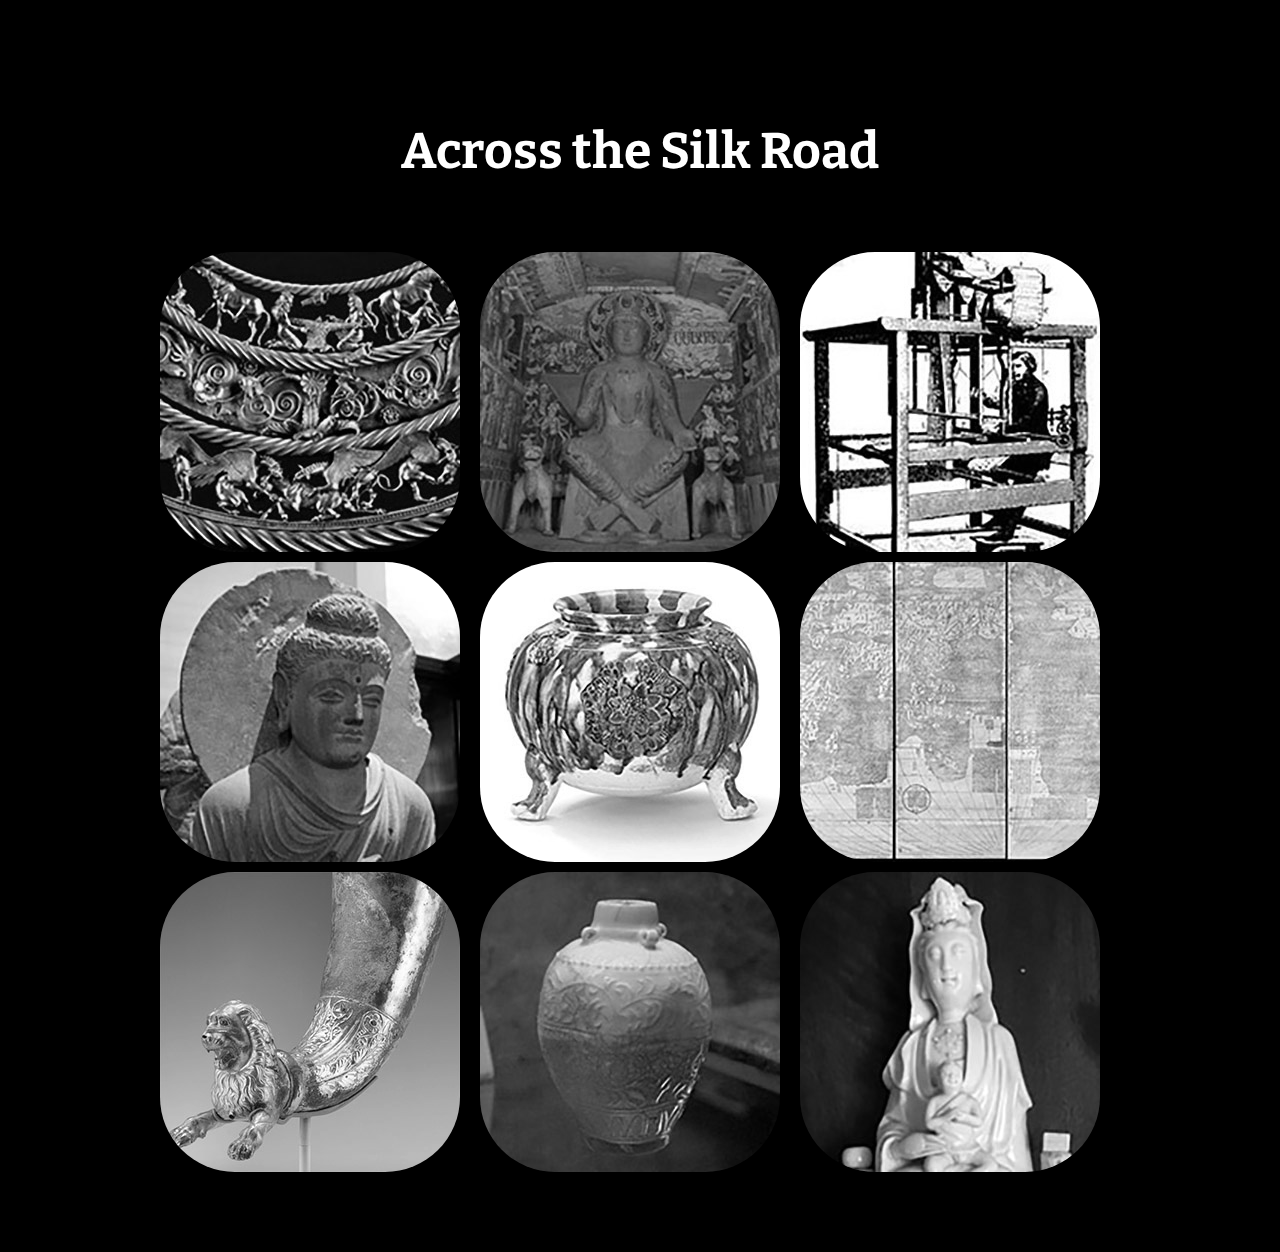
<file: index.html>
<!DOCTYPE html>
<html>
  <head>
    <meta charset="utf-8">
    <title>(East - West)</title>
    <link rel="stylesheet" type="text/css" href="main.css">
    <style>
    h1 {
      font-size: 50px;
    }
    .indexpage img{
      border-radius: 25%;
      filter: grayscale(100%);
      -webkit-filter: grayscale(100%);

      transition: filter 600ms ease:
      -webkit-transition: -webkit-filter 600ms ease:
    }

    .indexpage img:hover{
      filter: grayscale(0);
      -webkit-filter: grayscale(0);
    }
    </style>
  </head>
  <body>
<header>
  <a href="index.html"><h1>Across the Silk Road</h1></a>

<div class="row">
  <div class="column">
    <div class="indexpage">
    <a href="page1.html">
    <img src="images/1.jpg">
    </a>
    </div>
    <div class="indexpage">
    <a href="page2.html">
    <img src="images/2.jpg">
    </a>
    </div>
    <div class="indexpage">
    <a href="page3.html">
    <img src="images/3.jpg">
    </a>
    </div>
  </div>

  <div class="column">
    <div class="indexpage">
    <a href="page4.html">
    <img src="images/4.jpg">
    </a>
    </div>
    <div class="indexpage">
    <a href="page5.html">
    <img src="images/5.jpg">
    </a>
    </div>
    <div class="indexpage">
    <a href="page6.html">
    <img src="images/6.jpg">
    </a>
    </div>
  </div>

  <div class="column">
    <div class="indexpage">
    <a href="page7.html">
    <img src="images/7.jpg">
    </a>
    </div>
    <div class="indexpage">
    <a href="page8.html">
    <img src="images/8.jpg">
    </a>
    </div>
    <div class="indexpage">
    <a href="page9.html">
    <img src="images/9.jpg">
    </a>
    </div>
  </div>
  <p></p>
</div>
</file>
<file: main.css>
@import url('https://fonts.googleapis.com/css?family=Bitter');


body {
  margin: 30px auto;
  max-width: 1000px;
  font-family: 'Bitter', serif;
  line-height: 1.5;
  padding: 30px 20px;
  text-align: center;
  align-content: center;
  color: #FFFFFF;
  background-color: black;
}

h1 {
  color: #FFFFFF;
  padding: 20px 0px 10px 0px;
  text-decoration: underline none;
  text-decoration-style: none;
  text-shadow: 2px 2px none;
  transform: rotate(0deg);
}

body {
  background-image: none;
  background-color: none;
/*
  border-top: 15px solid #7328FF;
  border-bottom: 15px solid #7328FF;
  border-left: 15px solid #7328FF;
  border-right: 15px solid #7328FF;
  */
}

a {
  color: #FFFFFF;
  text-decoration: none;
}

/* Centers images */

img {
  display: grid;
  margin: 50px;
}

.row {
  display: flex;
  flex-wrap: wrap;
  padding: 10px 10px 10px 10px;
}

Create four equal columns that sits next to each other
.column {
  flex: 25%;
  max-width: 25%;
  padding: 10px;
}

.column img {
  margin-top: 10px;
  margin-left: 10px;
  margin-right: 10px;
  margin-bottom: 10px;
  vertical-align: middle;
}
/*Full screen overlay nav */
/* The Overlay (background) */
.overlay {
    /* Height & width depends on how you want to reveal the overlay (see JS below) */
    height: 100%;
    width: 0;
    position: fixed; /* Stay in place */
    z-index: 1; /* Sit on top */
    left: 0;
    top: 0;
    background-color: rgb(0,0,0); /* Black fallback color */
    background-color: rgba(0,0,0, 0.9); /* Black w/opacity */
    overflow-x: hidden; /* Disable horizontal scroll */
    transition: 0.5s; /* 0.5 second transition effect to slide in or slide down the overlay (height or width, depending on reveal) */
}

/* Position the content inside the overlay */
.overlay-content {
    position: relative;
    top: 25%; /* 25% from the top */
    width: 100%; /* 100% width */
    text-align: center; /* Centered text/links */
    margin-top: 30px; /* 30px top margin to avoid conflict with the close button on smaller screens */
}

/* The navigation links inside the overlay */
.overlay a {
    padding: 8px;
    text-decoration: none;
    font-size: 36px;
    color: #818181;
    display: block; /* Display block instead of inline */
    transition: 0.3s; /* Transition effects on hover (color) */
}

/* When you mouse over the navigation links, change their color */
.overlay a:hover, .overlay a:focus {
    color: #f1f1f1;
}

/* Position the close button (top right corner) */
.overlay .closebtn {
    position: absolute;
    top: 20px;
    right: 45px;
    font-size: 60px;
}

/* When the height of the screen is less than 450 pixels, change the font-size of the links and position the close button again, so they don't overlap */
@media screen and (max-height: 450px) {
    .overlay a {font-size: 20px}
    .overlay .closebtn {
        font-size: 40px;
        top: 15px;
</file>
